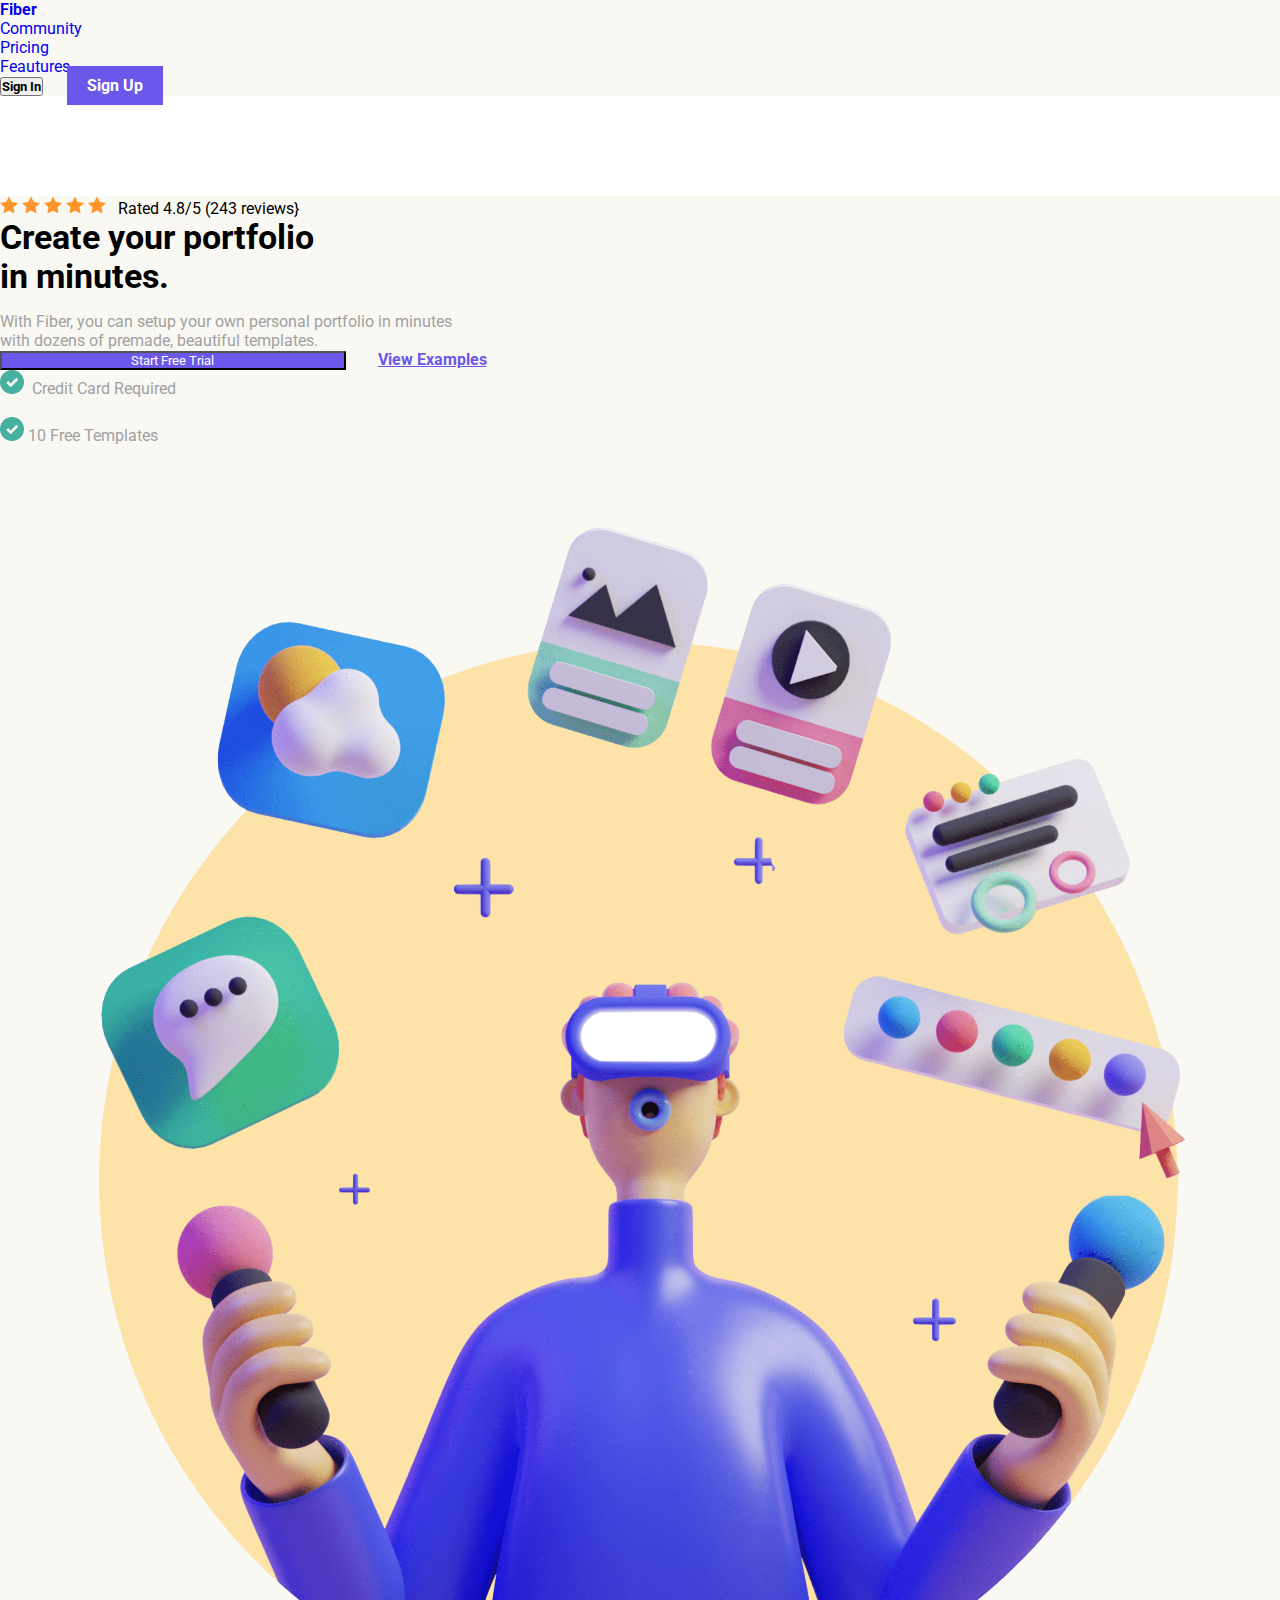
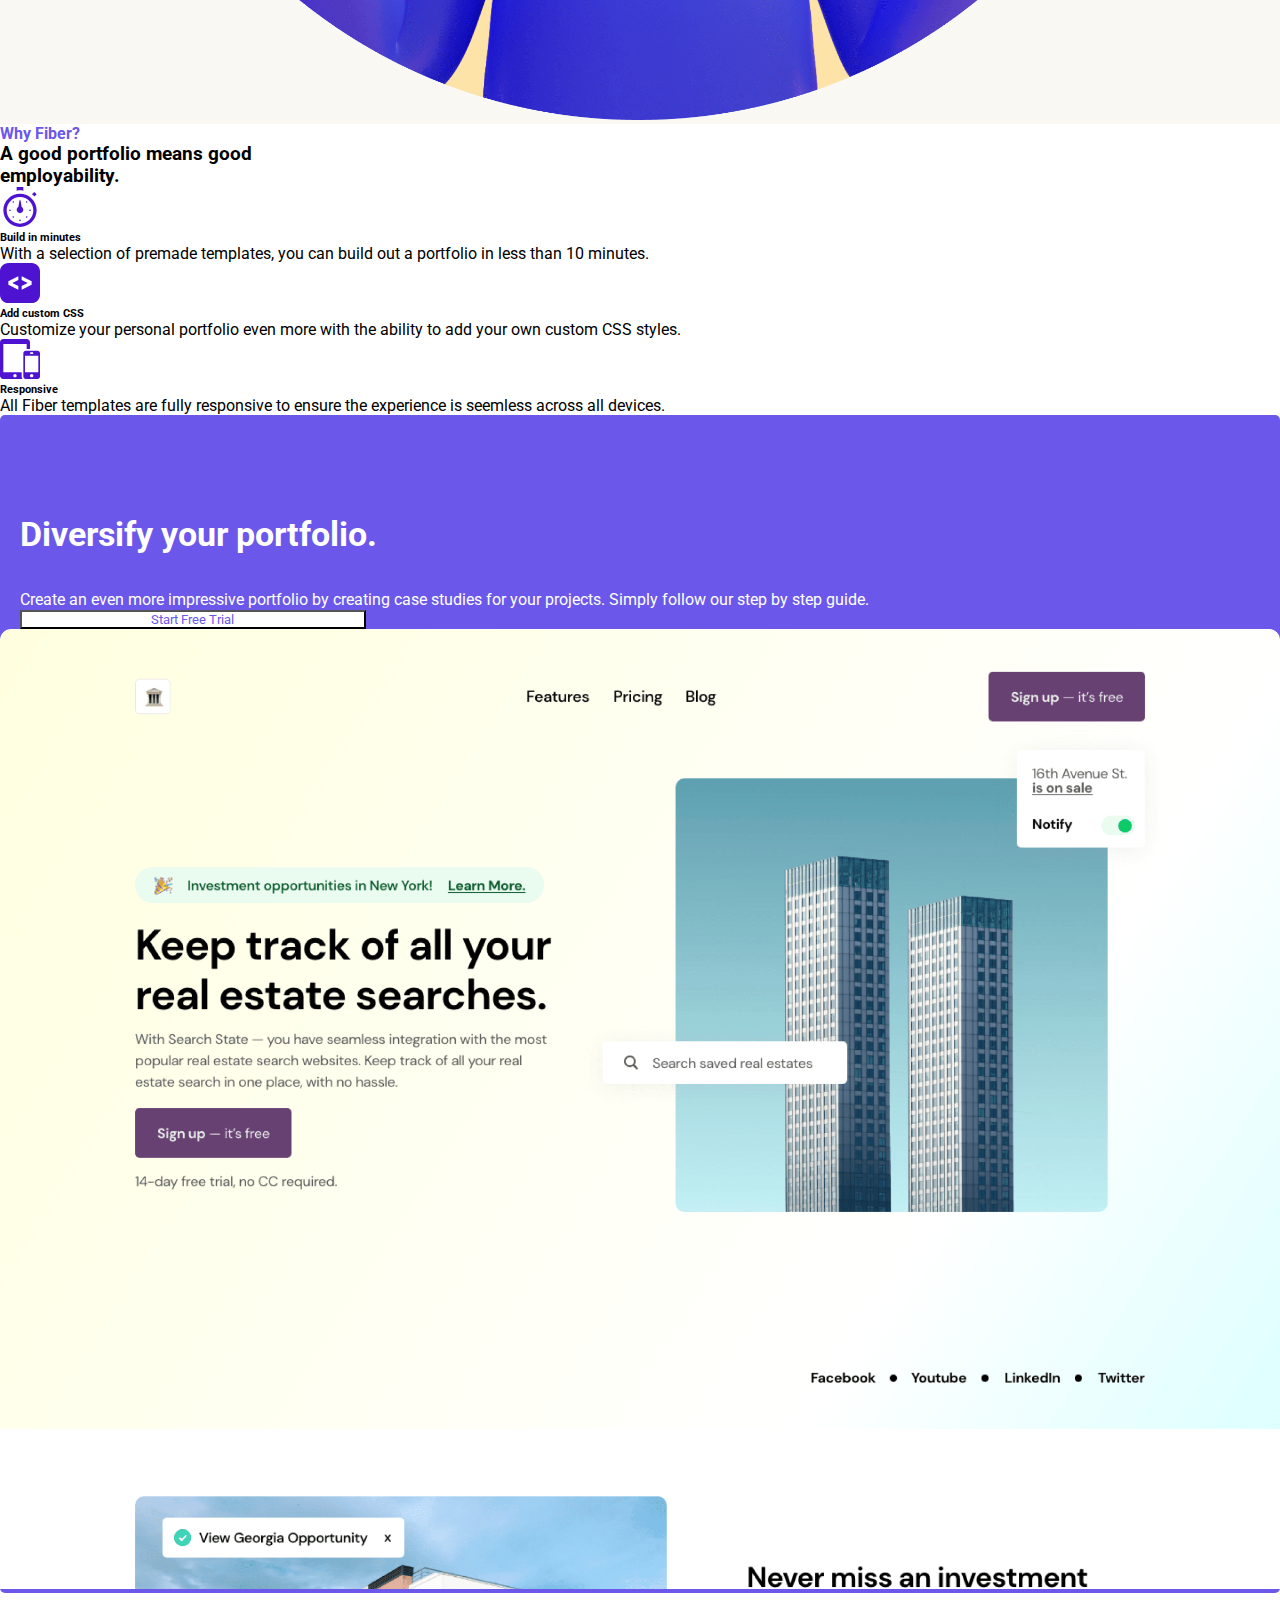
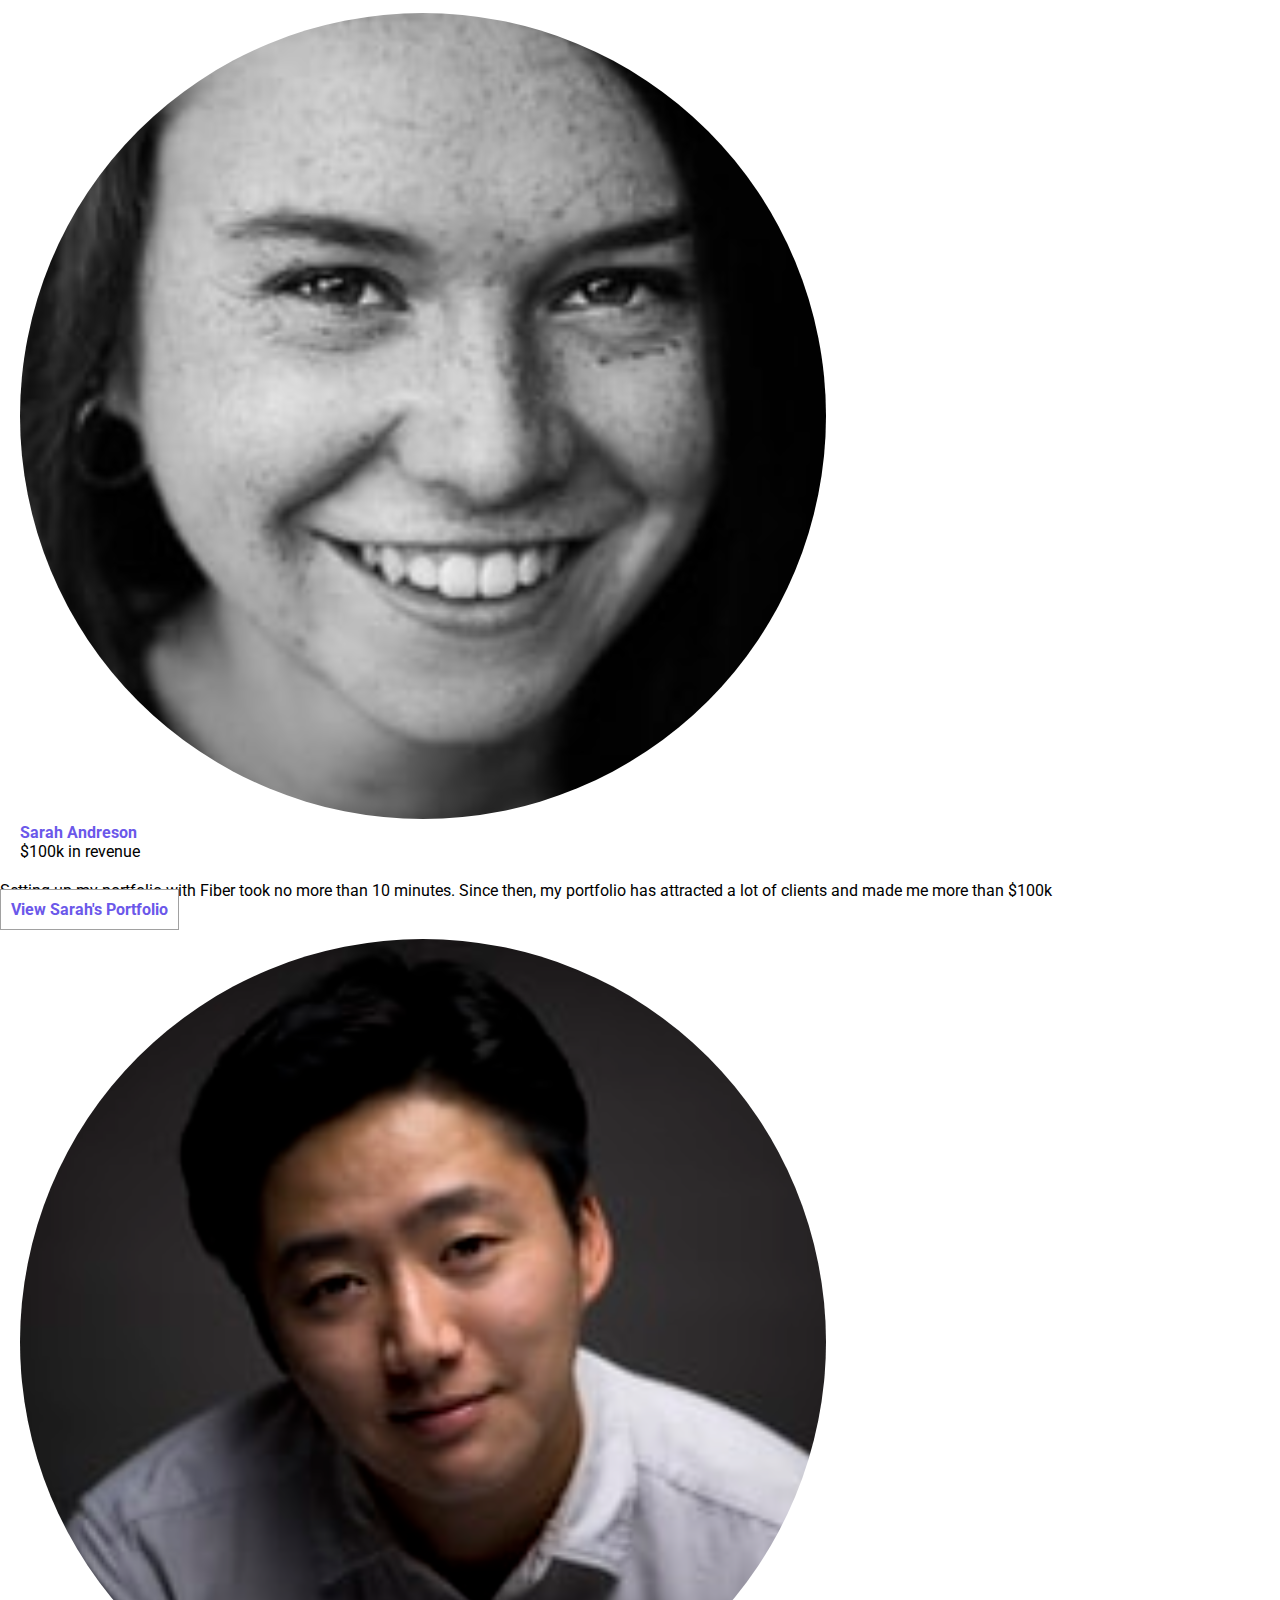
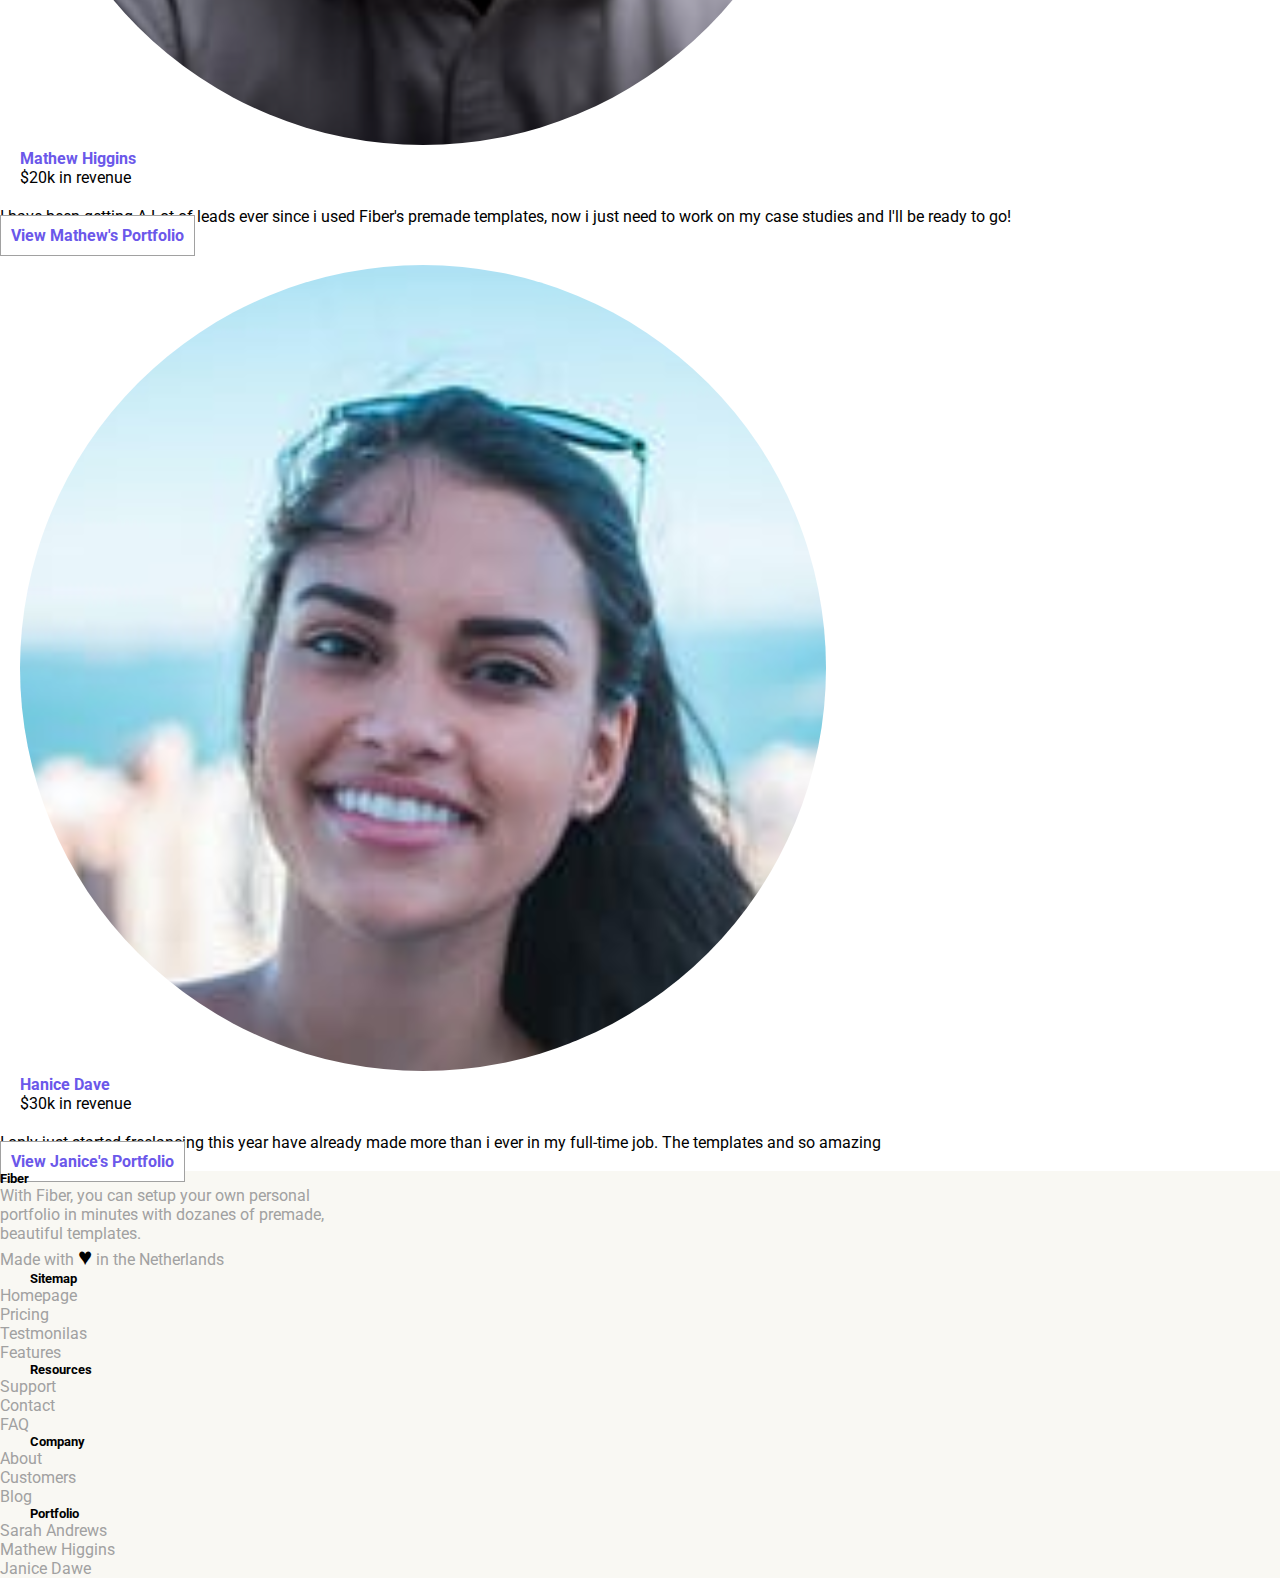
<file: index.html>
<!DOCTYPE html>
<html lang="en">
<head>
    <meta charset="UTF-8">
    <meta http-equiv="X-UA-Compatible" content="IE=edge">
    <meta name="viewport" content="width=device-width, initial-scale=1.0">
    
    <!-- Styles-->
    <link rel="stylesheet" href="styles/style.css">
    <!--Bootsratp V-5-->
    <link href="https://cdn.jsdelivr.net/npm/bootstrap@5.0.2/dist/css/bootstrap.min.css" rel="stylesheet" integrity="sha384-EVSTQN3/azprG1Anm3QDgpJLIm9Nao0Yz1ztcQTwFspd3yD65VohhpuuCOmLASjC" crossorigin="anonymous">
    <!-- Icomoon icon-->
    <link rel="stylesheet" href="https://i.icomoon.io/public/06dc288b7a/UntitledProject/style.css">
    <title>Fiber Landing Page</title>
</head>
<body>
    <!-- navBar Section-->
    <section>
        <nav class="navbar navbar-expand-lg navbar-light bg-navbar">
            <div class="container">
              <a class="navbar-brand brand-text" href="#">Fiber</a>
              <button class="navbar-toggler" type="button" data-bs-toggle="collapse" data-bs-target="#navbarSupportedContent" aria-controls="navbarSupportedContent" aria-expanded="false" aria-label="Toggle navigation">
                <span class="navbar-toggler-icon"></span>
              </button>
              <div class="collapse navbar-collapse" id="navbarSupportedContent">
                <ul class="navbar-nav text-items mb-2 mb-lg-0">
                  <li class="nav-item">
                    <a class="nav-link" aria-current="page" href="#">Community</a>
                  </li>
                  <li class="nav-item">
                    <a class="nav-link" href="#">Pricing</a>
                  </li>
                  <li class="nav-item">
                    <a class="nav-link" href="#">Feautures</a>
                  </li>
                </ul>
                <div class="d-flex  justify-content-around">
                    <button class="btn signIn-text" type="submit">Sign In</button>
                  <a href="signUp.html" class="btn btn-signUp " type="submit">Sign Up</a>
                </div>
              </div>
            </div>
          </nav>     
    </section>
      <!-- portfolio Section-->
      <section class="portfolio-section">
          <div class="container ">
              <div class="row">
                  <div class="col-md-6">
                      <div class="portfolio-text">
<div class="d-flex mb-3">
  <img src="./Assets/star.svg" alt="">
  <img src="./Assets/star.svg" alt="">
  <img src="./Assets/star.svg" alt="">
  <img src="./Assets/star.svg" alt="">
  <img src="./Assets/star.svg" alt="">
  	&nbsp;
Rated 4.8/5 (243 reviews}
</div>
<h1 class="portfolio-title">Create your portfolio <br> in minutes.</h1>
<p class="portfolio-paragraph">With Fiber, you can setup your own personal portfolio in minutes <br> with dozens of premade, beautiful templates.</p>
                 
                  <div class="d-flex mb-3">
<button class="btn btn-portfolio">Start Free Trial </button> 	&nbsp;
<span class="portfolio-example">View Examples</span>
                  </div>
                  <div class="d-flex">
                      <p class="credit-text"><img src="./Assets/Checkmark.svg" alt=""> &nbsp;Credit Card Required</p> 	&nbsp;
                      <p class="credit-text"> <img src="./Assets/Checkmark.svg" alt=""> 10 Free Templates</p>
                  </div>
                </div>
            </div>
                  <div class="col-md-6">
                      <div class="text-center">
              <img src="./Assets/hero-Illustration.png" style="width: 100%;" alt="">   
                </div>
            </div>
              </div>
          </div>
      </section>
      <!-- custom Section-->
      <section>
          <div class="container mb-5">
          <p class="mt-5 mb-3 custom-title">Why Fiber?</p>
          <h3 class="portfolio-title">A good portfolio means good <br> employability.</h3>
          <div class="row">
              <div class="col-md-4">
                  <img src="./Assets/time.svg" class="mt-5 mb-3" alt="">
                  <h6 class="custom-text">Build in minutes</h6>
                  <p>With a selection of premade templates, you can build out a portfolio in less than 10 minutes.</p>
              </div> 
              <div class="col-md-4">
                <img src="./Assets/code.svg" class="mt-5 mb-3" alt="">
                <h6 class="custom-text">Add custom CSS</h6>
                <p>Customize your personal portfolio even more with the ability to add your own custom CSS styles.</p>
            </div>
            <div class="col-md-4">
              <img src="./Assets/allSizes.svg"  class="mt-5 mb-3"alt="">
                <h6 class="custom-text">Responsive</h6>
                <p>All Fiber templates are fully responsive to ensure the experience is seemless across all devices. </p>
            </div>
          </div>
        </div>

      </section>
        <!-- diversify Section-->
        <section class="diversify-section mt-5 mb-5">
            <div class="container diversify-backgroud mt-5">
                <div class="row">
                    <div class="col-md-6 mt-5">
                      <div class="container">
                     <h1 class="diversify-title">Diversify your portfolio.</h1> 
                     <p class="diversify-paragraph">Create an even more impressive portfolio by creating case studies for your projects. Simply follow our step by step guide.</p>  
                     <button class="btn btn-diverify"> Start Free Trial </button>
                    </div>
                  </div>
                    <div class="col-md-6 mt-3">
                        <img src="./Assets/Page-Image.png" style="width: 100%;" alt="">
                    </div>
                </div>
            </div>
        </section>
          <!-- card  Section-->
          <section class="mt-5 mb-5">
            <div class="container mt-5 mb-5">
              <div class="row">
                   <!-- first Card-->
                   <div class="col-md-4">
                    <div class="card">
                      <div class=" image-card row">
                        <div class="col-md-4">
                          <img src="./Assets/User-Avatar.svg"  style="width:65%"alt="">
                        </div>
    <div class="col-md-8">
      <span class="card-title">Sarah Andreson</span><br>
      <p>$100k in revenue</p>
    </div>
                     
                      </div>
                      <div class="card-body">
                        <p class="card-text text-justify mb-3">Setting up my portfolio with Fiber took no more than 10 minutes. Since then, my portfolio has attracted a lot of clients and made me more than $100k</p>
  
                        <a href="#" class="btn btn-card ">View Sarah's Portfolio</a>
                    
                      </div>
                    </div>
                  </div>
                <!-- second Card-->
                <div class="col-md-4">
                  <div class="card">
                    <div class=" image-card row">
                      <div class="col-md-4">
                        <img src="./Assets/User-Avatar2.svg"  style="width:65%"alt="">
                      </div>
  <div class="col-md-8">
    <span class="card-title">Mathew Higgins</span><br>
    <p>$20k in revenue</p>
  </div>
                   
                    </div>
                    <div class="card-body">
                      <p class="card-text text-justify mb-3">I have been getting A Lot of leads ever since i used Fiber's premade templates, now i just need to work on my case studies and I'll be ready to go!</p>
                      <a href="#" class="btn btn-card">View Mathew's Portfolio</a>
                    </div>
                  </div>
                </div>
                  <!-- third Card-->
                  <div class="col-md-4">
                    <div class="card">
                      <div class=" image-card row">
                        <div class="col-md-4">
                          <img src="./Assets/User-Avatar-3.svg"  style="width:65%"alt="">
                        </div>
    <div class="col-md-8">
      <span class="card-title">Hanice Dave</span><br>
      <p>$30k in revenue</p>
    </div>
                     
                      </div>
                      <div class="card-body">
                        <p class="card-text text-justify mb-3">I only just started freelancing this year  have already made more than i ever in my full-time job. The templates and so amazing</p>
                        <a href="#" class="btn btn-card">View Janice's Portfolio</a>
                      </div>
                    </div>
                  </div>
              </div>
            </div>
          </section>
          <!--footer Section-->
          <footer class="footer-section mt-5">
<div class="container">
  <div class="row">
    <div class="col-md-4 mt-5">
<h5 class="fiber-title">Fiber</h5>
<p class="portfolio-paragraph">With Fiber, you can setup your own personal <br> portfolio in minutes with dozanes of premade, <br> beautiful templates.</p>
<p class="portfolio-paragraph">Made with  <span class="heart">♥</span> in the Netherlands</p>
    </div>
    <div class="col-md-8 mt-5">
<div class="row">
  <div class="col-md-3">
    <h5 class="footer-title">Sitemap</h5>
    <ul class="portfolio-paragraph">
      <li>Homepage</li>
      <li>Pricing</li>
      <li>Testmonilas</li>
      <li>Features</li>
    </ul>
  </div>
  <div class="col-md-3">
    <h5 class="footer-title">Resources</h5>
    <ul class="portfolio-paragraph">
      <li>Support</li>
      <li>Contact</li>
      <li>FAQ</li>
    </ul>
  </div>
  <div class="col-md-3">
    <h5 class="footer-title">Company</h5>
    <ul class="portfolio-paragraph">
      <li>About</li>
      <li>Customers</li>
      <li>Blog</li>
    </ul>
  </div>
  <div class="col-md-3">
    <h5 class="footer-title">Portfolio</h5>
    <ul class="portfolio-paragraph">
      <li>Sarah Andrews</li>
      <li>Mathew Higgins</li>
      <li>Janice Dawe</li>
    </ul>
  </div>
</div>
    </div>
  </div>
</div>
          </footer>
    <script src="main.js"></script>
    <script src="https://cdn.jsdelivr.net/npm/bootstrap@5.0.2/dist/js/bootstrap.bundle.min.js" integrity="sha384-MrcW6ZMFYlzcLA8Nl+NtUVF0sA7MsXsP1UyJoMp4YLEuNSfAP+JcXn/tWtIaxVXM" crossorigin="anonymous"></script>
</body>
</html>
</file>
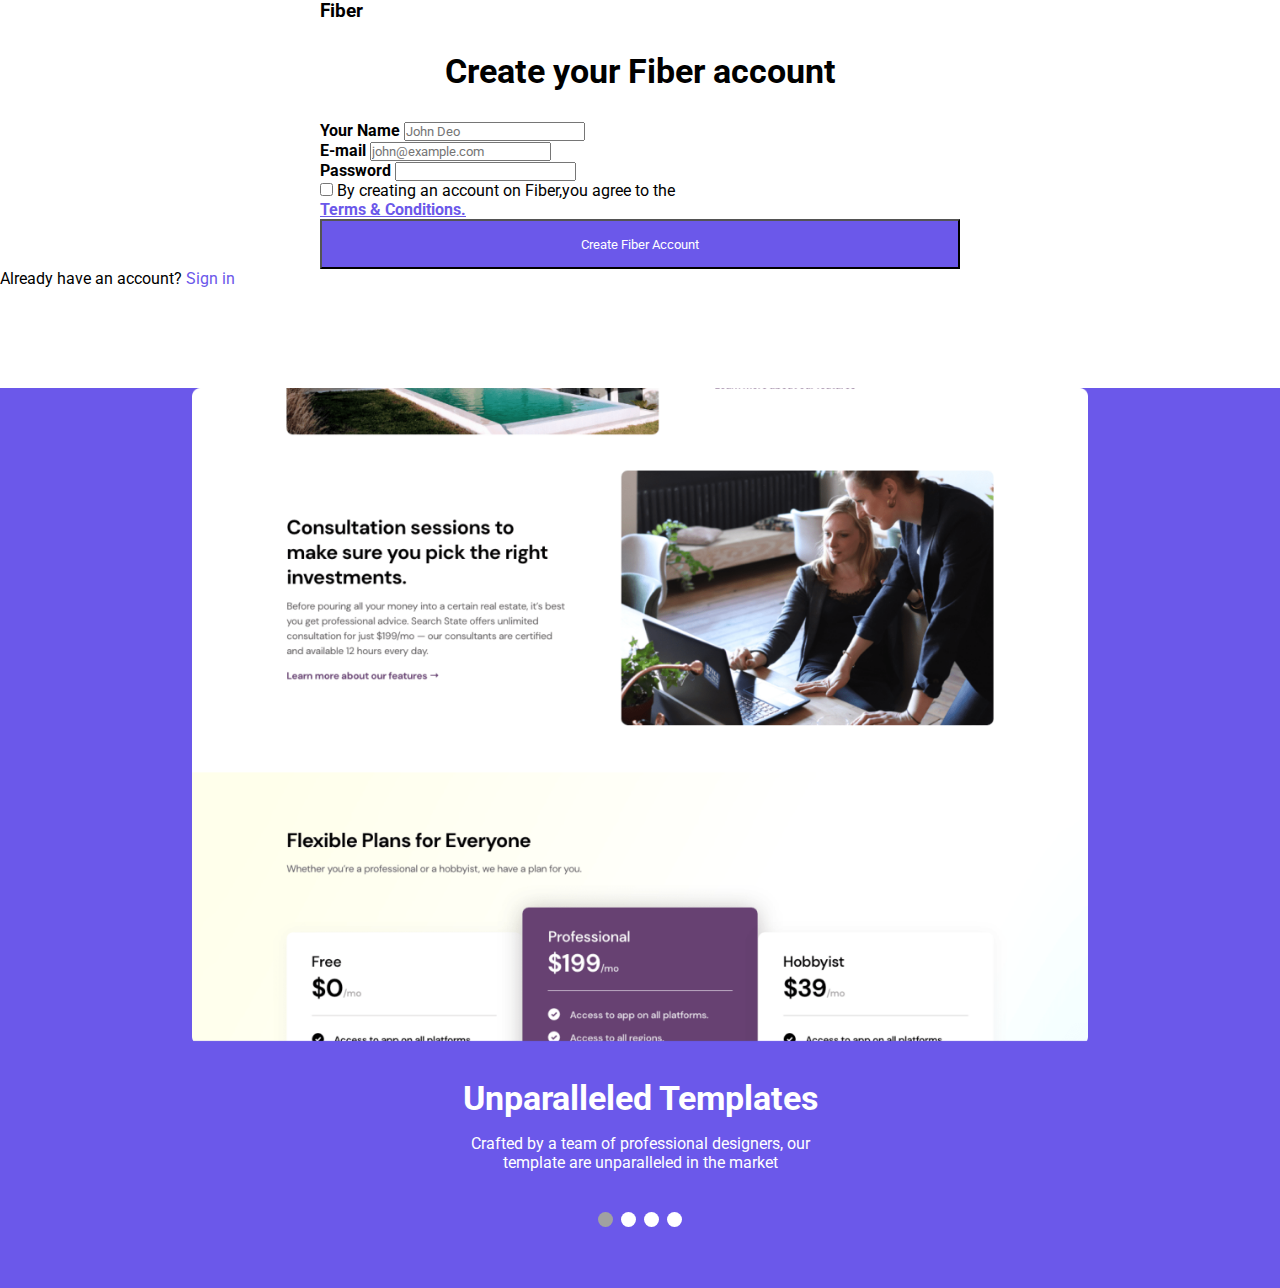
<file: signUp.html>
<!DOCTYPE html>
<html lang="en">
<head>
    <meta charset="UTF-8">
    <meta http-equiv="X-UA-Compatible" content="IE=edge">
    <meta name="viewport" content="width=device-width, initial-scale=1.0">
    
    <!-- Styles-->
    <link rel="stylesheet" href="styles/style.css">
    <!--Bootsratp V-5-->
    <link href="https://cdn.jsdelivr.net/npm/bootstrap@5.0.2/dist/css/bootstrap.min.css" rel="stylesheet" integrity="sha384-EVSTQN3/azprG1Anm3QDgpJLIm9Nao0Yz1ztcQTwFspd3yD65VohhpuuCOmLASjC" crossorigin="anonymous">
    <title>Fiber Sign Up Page</title>
</head>
<body>
    <section>
        <div class="row">
            <div class="col-md-6 col-sm-12">
                <div class="container mt-5">
                <h3 class="text-title">Fiber</h3>
                <h1 class=" create-text ">Create your Fiber account</h1>
                <!-- Form-->
                <form id="form-register"class="">
                  <div class="mb-4">
                    <label for="exampleInputEmail1" class="form-label checkbox-text">Your Name</label>
                    <input type="txt" class="form-control" id="exampleInputName" aria-describedby="nameHelp" placeholder="John Deo">
            
                  </div>
                    <div class="mb-4">
                      <label for="exampleInputEmail1" class="form-label checkbox-text">E-mail</label>
                      <input type="email" class="form-control" id="exampleInputEmail1" aria-describedby="emailHelp" placeholder="john@example.com">
                    </div>
                    <div class="mb-4">
                      <label for="exampleInputPassword1" class="form-label checkbox-text">Password</label> 
                      <input type="password" class="form-control" id="exampleInputPassword1">
                    </div>
                    <div class="mb-4 form-check">
                      <input type="checkbox" class="form-check-input" id="exampleCheck1">
                      <label class="form-check-label create-account" for="exampleCheck1">By creating an account on Fiber,you agree to the <br> <span class="terms_text">Terms & Conditions.</span></label>
                    </div>
                    <button type="submit" class="btn btn-primary btn-submit">Create Fiber Account</button>
                  </form>
                  <p class="mt-3 text-center">Already have an account? <a href="index.html" class="sign-in">Sign in</a></p>
            </div>
            </div>
            <div class="col-6 right-background d-sm-none d-md-block">
              <div class="container mt-5">
                <div class="signUp-image">
                <img src="./Assets/SignUp-Image.png" style="width: 70%" alt="">
              </div>
              <!--Slider-->
              <div class="container">

                <div class="mySlides">
                  <h1>Unparalleled Templates</h1>
                  <p class="author">Crafted by a team of professional designers, our <br>template are unparalleled in the market</p>
                </div>
                
                <div class="mySlides">
    <h1>Creative  Templates</h1>
                  <p class="author">An online portfolio generator. Great to practice flex/grid layouts, absolute positioning and sliders.</p>
                </div>
                
                <div class="mySlides">
<h1>Design Templates</h1>
                  <p class="author">- Thomas A. Edison</p>
                </div>
                <div class="mySlides">
                  <h1>Very impressive Templates</h1>
                  <p class="author">- Thomas A. Edison</p>
                </div>
           
                </div>
                
                <div class="dot-container">
                  <span class="dot" onclick="currentSlide(1)"></span> 
                  <span class="dot" onclick="currentSlide(2)"></span> 
                  <span class="dot" onclick="currentSlide(3)"></span> 
                  <span class="dot" onclick="currentSlide(4)"></span> 
                </div>
            </div>
        </div>
      
    </section>
    <script src="main.js"></script>
    <script src="https://cdn.jsdelivr.net/npm/bootstrap@5.0.2/dist/js/bootstrap.bundle.min.js" integrity="sha384-MrcW6ZMFYlzcLA8Nl+NtUVF0sA7MsXsP1UyJoMp4YLEuNSfAP+JcXn/tWtIaxVXM" crossorigin="anonymous"></script>
</body>
</html>
</file>
<file: styles/style.css>
/**=====================
 css start
==========================**/
/*font */
@import url('https://fonts.googleapis.com/css2?family=Roboto&display=swap');

/*-customization-*/
* {
    margin: 0;
    padding: 0;
    box-sizing: border-box;
}

*::after,
*::before {
    box-sizing: border-box;
}

:root {
    --color-primary: #6B58EA;
    --color-secondry: #F9F8F3;
    --color-third: #5BA887;
    --color-white: hsl(0, 0%, 100%);
    --color-black: hsl(0, 0%, 0%);
    --color-gray: hsl(0, 0%, 63%);
    --color-dark-gray: hsl(0, 0%, 27%);
    --fontWeight:700;
    --fontWeightBold: bold
}



body {
    font-family: 'Roboto', sans-serif;
    padding: 0px;
    margin: 0px;
    /* overflow: hidden;  */
    
  
}

ul {
    list-style: none;
}

a {
    text-decoration: none;
}
*{
    font-family: 'Roboto', sans-serif;
}


h1,h2{
    font-size: 2.1rem;
    margin-bottom: 1rem;
    font-weight: var(--fontWeight);
}

/**=====================
 index.html
==========================**/
/*navbar Section */
.bg-navbar{
    background-color: var(--color-secondry);
}
.brand-text{
    font-weight: bold;
}
.text-items {
    margin: auto;
}
.signIn-text{
    font-weight: bold !important;
    margin-right: 20px;
}
.btn-signUp{
    background-color: var(--color-primary) !important;
    color: var(--color-white) !important;
    padding: 10px 20px;
    font-weight: bold !important;
}

/* portfolio Section */
.portfolio-section{
    background-color: var(--color-secondry);
}
.portfolio-title{
    font-weight: bold;
}
.portfolio-paragraph{
   color:var(--color-gray)
}
.btn-portfolio{
    background-color:var( --color-primary) !important;
    color:var( --color-white) !important;
    width: 27% !important;
}
@media only screen and (max-width: 768px) {
    .btn-portfolio{
        background-color:var( --color-primary) !important;
        color:var( --color-white) !important;
        width: 50% !important;
    }
}
.portfolio-example{
    text-decoration: underline;
    color: var( --color-primary);
    font-weight: var( --fontWeight);
    margin-top: 6px;
    margin-left: 20px;
}
.portfolio-text{
    margin-top: 100px;
}
@media only screen and (max-width: 768px) {
    .portfolio-text{
        margin-top: 20px;
    } 
}
.credit-text{
    color: var( --color-gray) !important;
}
/* custome Section */
.custom-title{
    color: var( --color-primary);  
    font-weight: var( --fontWeight);
}
.custom-text{
   font-weight: var( --fontWeightBold); 
}
/* diversify Section */

.diversify-backgroud{
    background-color: var(--color-primary);
    border-radius: 5px;
}

.diversify-title{
    color:var(--color-white);
    font-weight: var( --fontWeightBold); 
    padding: 100px 20px 20px 20px;
}
@media only screen and (max-width: 768px) {
    .diversify-title{
        color:var(--color-white);
        font-weight: var( --fontWeightBold); 
        padding: 0px 0px 0px 0px;
    } 
}
.diversify-paragraph{
 margin-left: 20px;
    color:var(--color-white);
}
.btn-diverify{
    background-color:var(--color-white) !important;
    color:var(--color-primary) !important;
    width: 27% !important;
    margin-left: 20px;
}
@media only screen and (max-width: 768px) {
    .btn-diverify{
        background-color:var(--color-white) !important;
        color:var(--color-primary) !important;
        width: 100% !important;
        margin-left: 20px;
    }
}
/* card Section */
.card-title{
    color: var(--color-primary);
    font-weight: var( --fontWeightBold); 
}
.btn-card{
    background-color:var(--color-white)!important;
    color:var(--color-primary) !important;
    width: 100% !important;
    border: 1px solid var(--color-gray) !important;
    padding: 10px !important;
    font-weight: var( --fontWeightBold) !important; 
  
}
.image-card{
    padding: 20px;
}
/* footer Section */
.footer-section{
    background-color: var(--color-secondry); 
}
.fiber-title{
    font-weight: var( --fontWeightBold);  
}
.footer-title{
    font-weight: var( --fontWeightBold);
    margin-left: 30px;  
}
.heart {
    color: #000;
    font-weight: 900;
    font-size: 1.5rem;
}
/**=====================
 signUp.html
==========================**/
.right-background{
    background-color:var(--color-primary) ;
    min-height: 100vh;
}
@media only screen and (max-width: 768px) {
    .right-background{
        background-color:var(--color-primary) ;
        min-height: 100vh;
        display: none;
    }
}
.text-title{
    width: 50%;
    margin: auto;
    font-weight: var(--fontWeightBold);
    margin-bottom: 30px;
}
.create-text{
    margin-bottom: 30px; 
    font-weight: var(--fontWeightBold);
    text-align: center;
  
}
#form-register{
    width: 50%;
    margin: 0 auto;
}
@media only screen and (max-width: 768px) {
   #form-register{
    width: 100%;
    margin: 0 auto;
} 
}
@media only screen and (max-width: 768px) {
    .text-title{
        width: 100%;
        margin: auto;
        font-weight: var(--fontWeightBold);
        margin-bottom: 10px;
    }
    .create-text{
        margin-bottom: 30px; 
        font-weight: var(--fontWeightBold);
        text-align: left;
        font-size: 28px;
    }
    .create-account{
        font-size: 13px;
    }
}
.checkbox-text{
    color:var(--color-black);
    font-weight: var(--fontWeightBold);
}

.btn-submit{
    background-color:var(--color-primary) !important ;
    color:var(--color-white);
    width: 100%;
    height: 50px;
}
.sign-in{
    color:var(--color-primary)
}
.signUp-image{
    text-align: center;
    margin-top: 100px;
}
.terms_text{
    color:var(--color-primary);
    text-decoration: underline;
    font-weight:var(--fontWeightBold);
}
/* slider */
/* Slideshow container */
.slideshow-container {
    position: relative;
   
  }
  
  /* Slides */
  .mySlides {
    display: none;
    padding: 30px;
    text-align: center;
  }
  .mySlides h1{
      color:var(--color-white);
      font-weight: var(--fontWeightBold);
  }
  
  /* Position the "next button" to the right */
  .next {
    position: absolute;
    right: 0;
    border-radius: 3px 0 0 3px;
  }
  
  /* On hover, add a black background color with a little bit see-through */
  .prev:hover, .next:hover {
    background-color: rgba(0,0,0,0.8);
    color: white;
  }
  
  /* The dot/bullet/indicator container */
  .dot-container {
      text-align: center;
      padding: 10px;
    
  }
  
  /* The dots/bullets/indicators */
  .dot {
    cursor: pointer;
    height: 15px;
    width: 15px;
    margin: 0 2px;
    background-color:var(--color-white);
    border-radius: 50%;
    display: inline-block;
    transition: background-color 0.6s ease;
  }
  
  /* Add a background color to the active dot/circle */
  .active, .dot:hover {
    background-color: var(--color-gray);
  }
  
  /* Add an italic font style to all quotes */
  q {font-style: italic;}
  
  /* Add a blue color to the author */
  .author {
    color:var(--color-white);
    }
</file>
